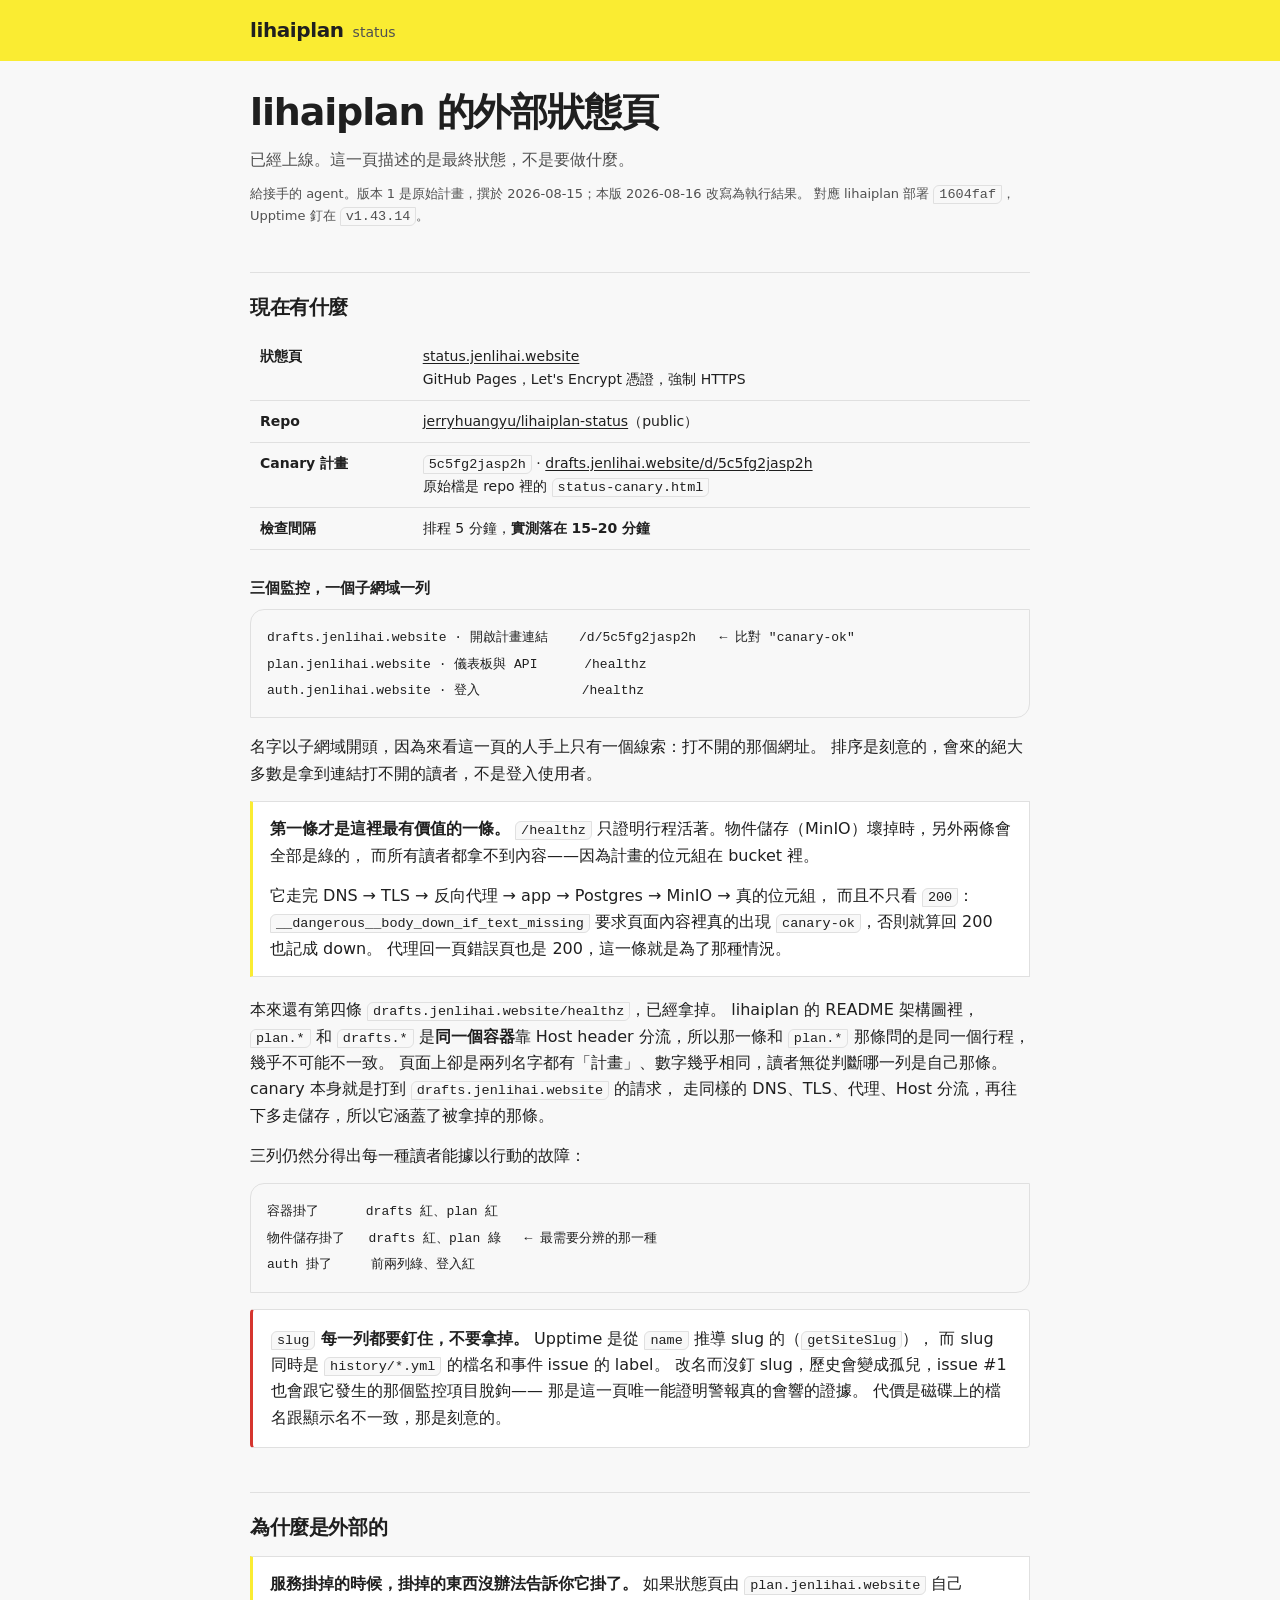
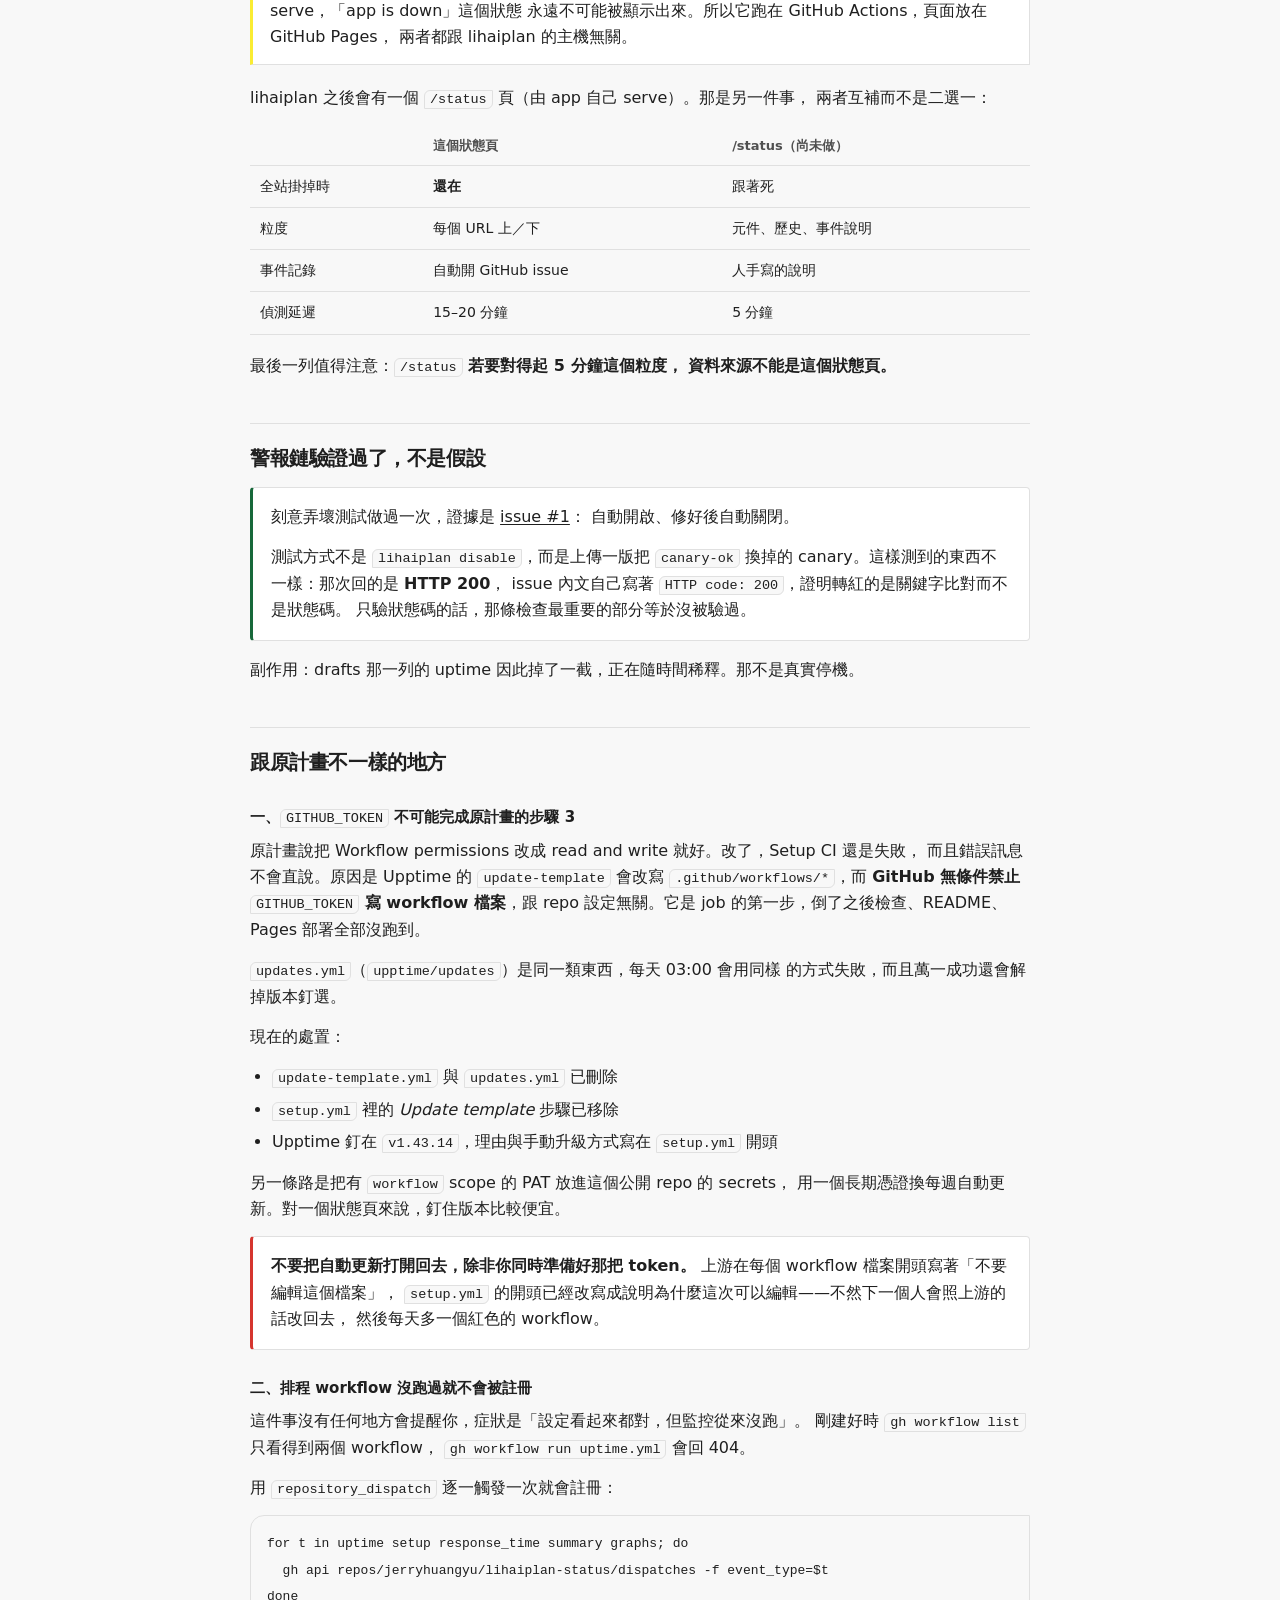
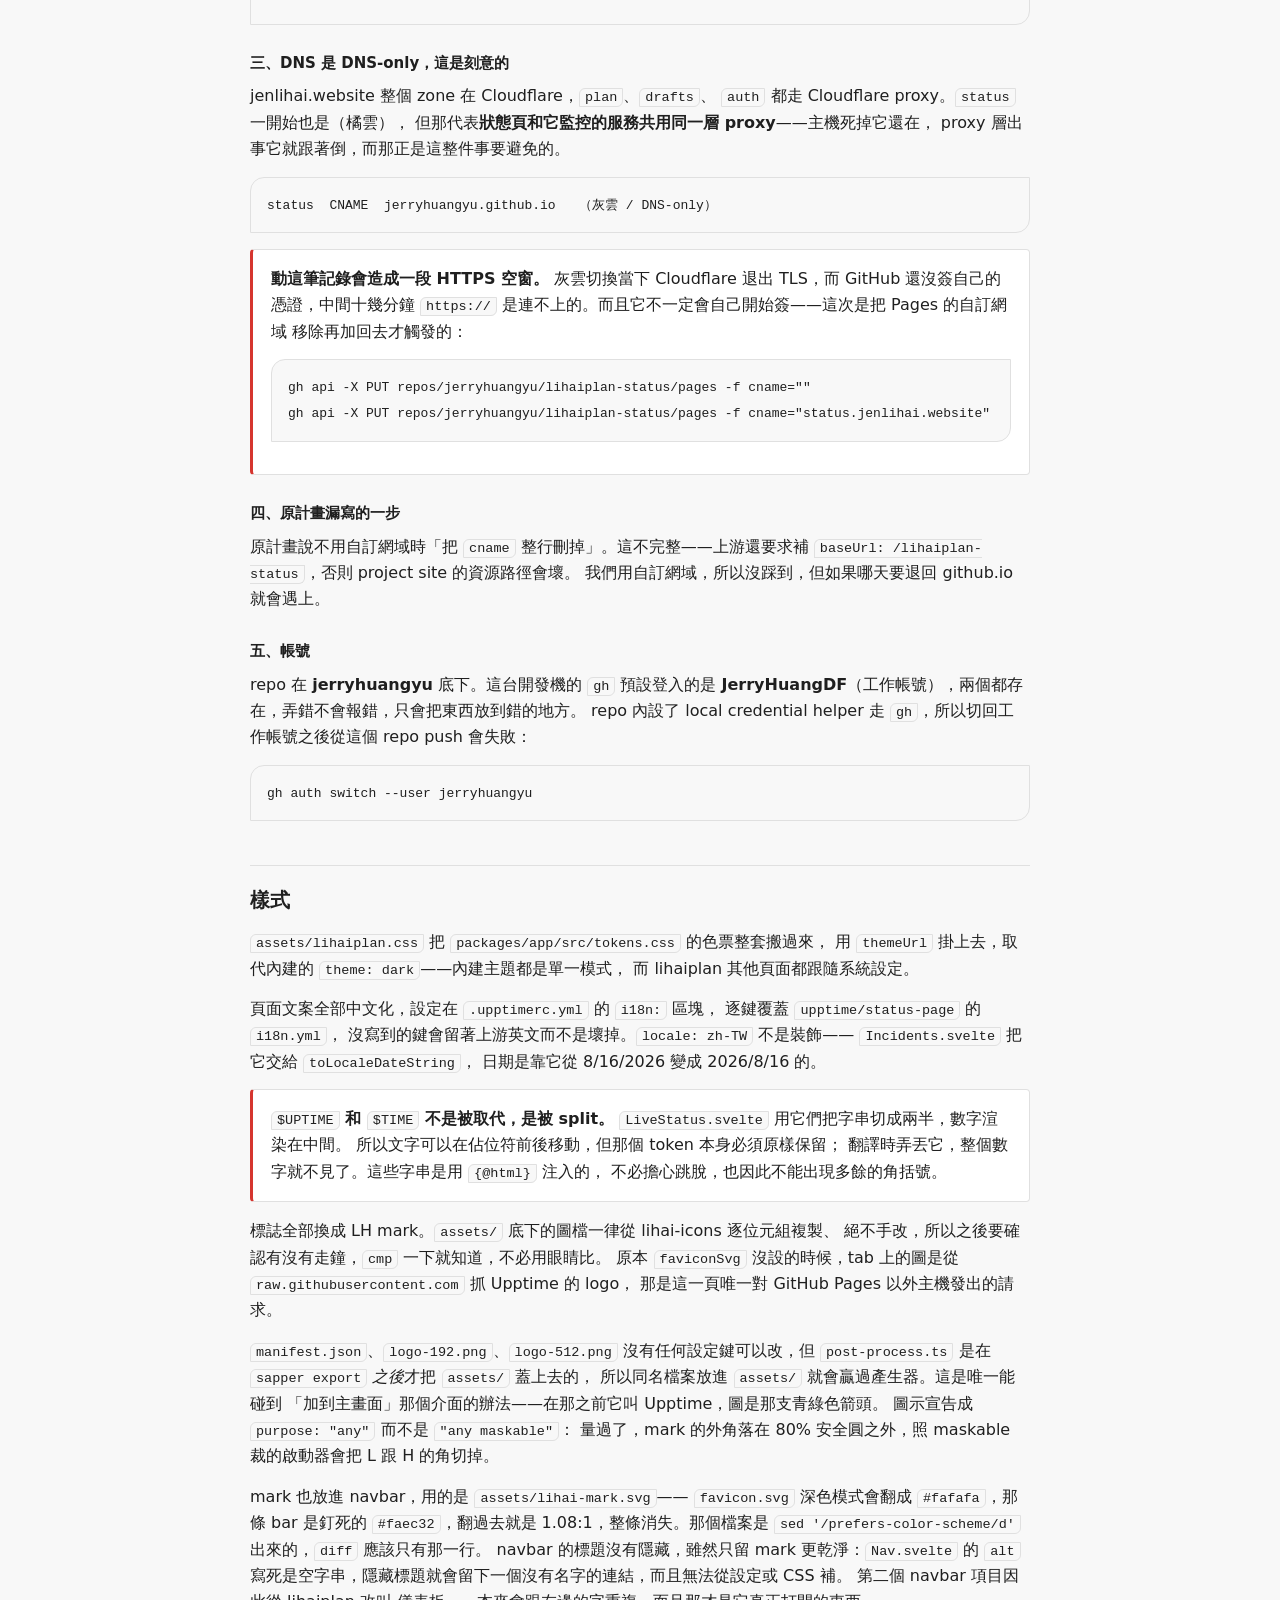
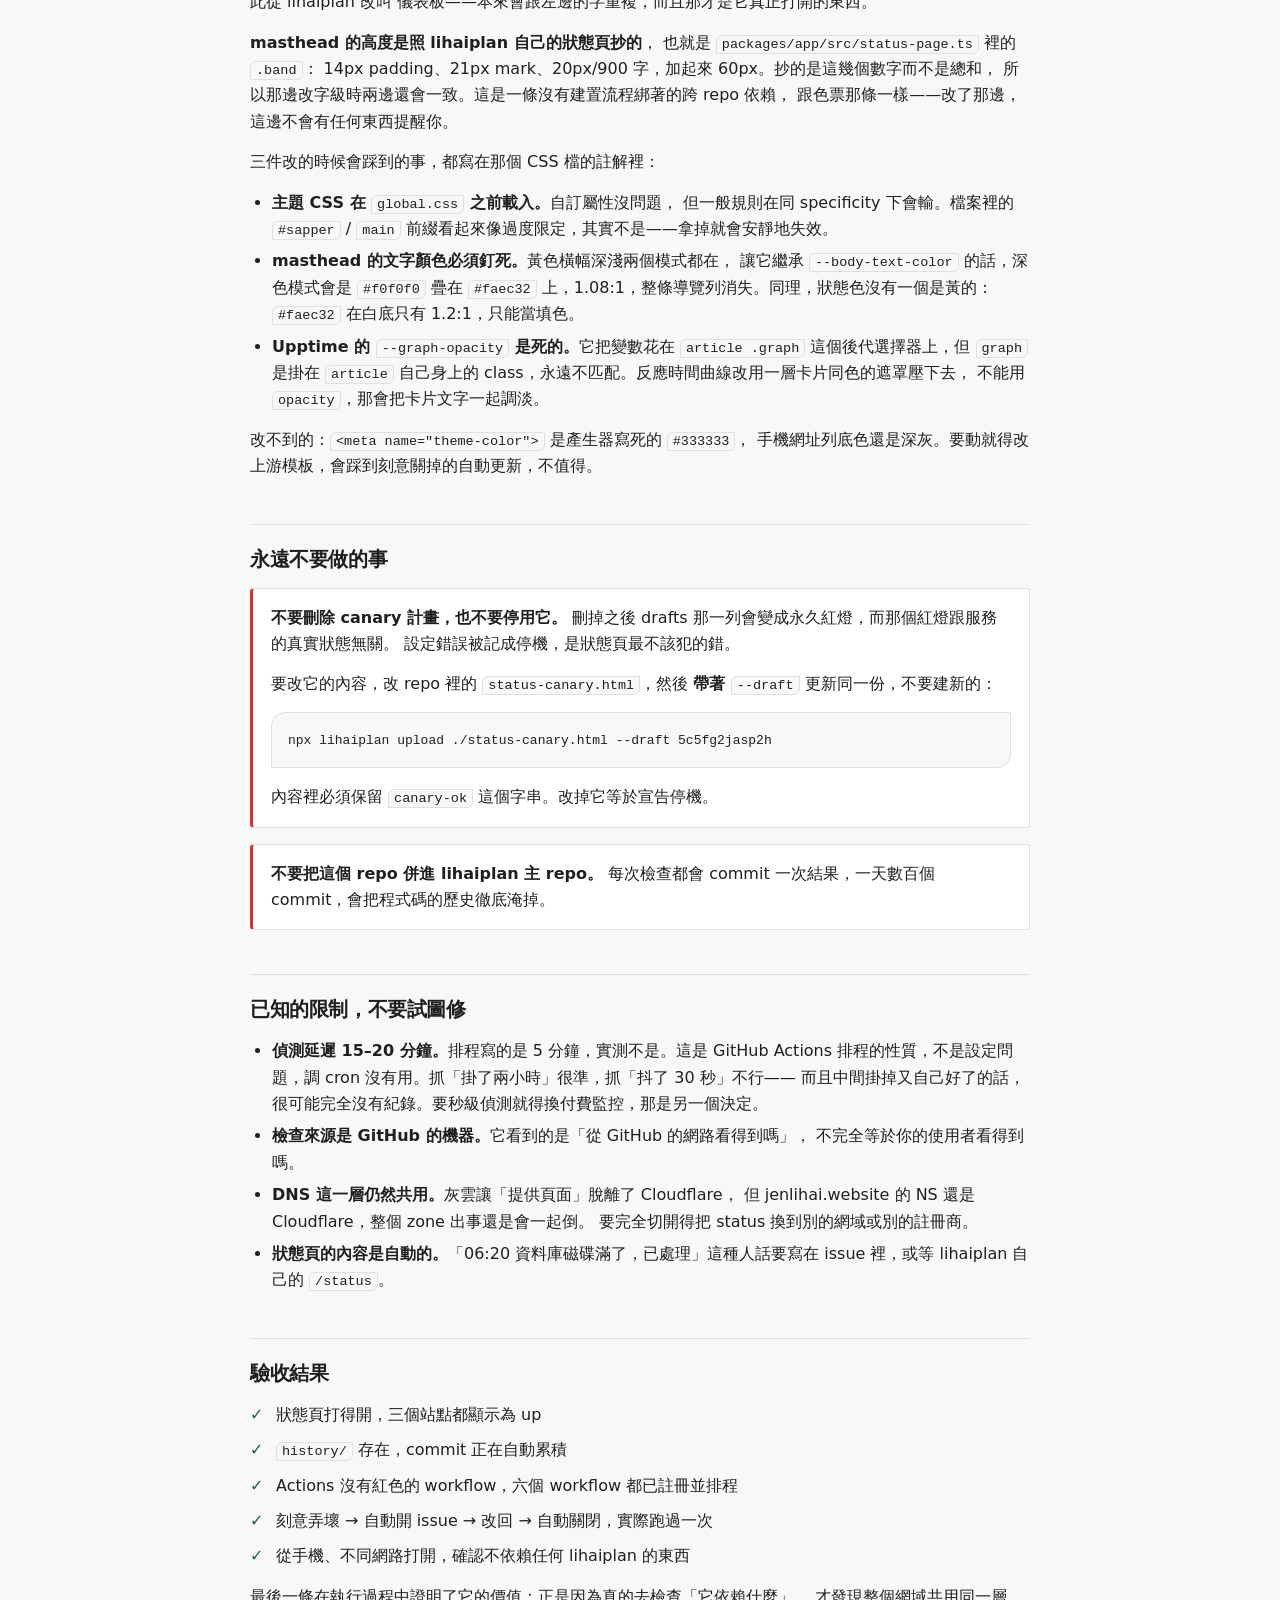
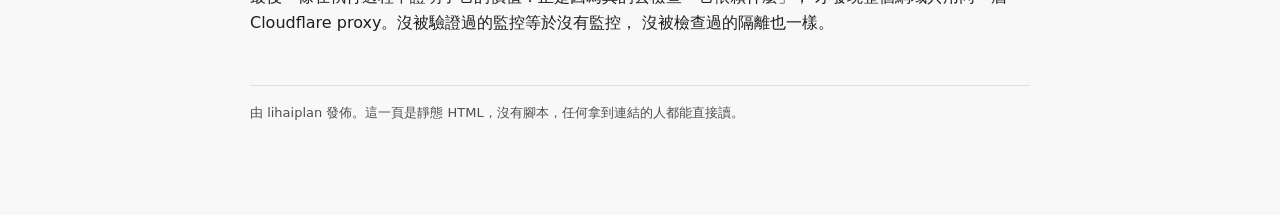
<file: plan.html>
<!doctype html>
<html lang="zh-Hant-TW">
<head>
<meta charset="utf-8">
<meta name="viewport" content="width=device-width, initial-scale=1">
<title>lihaiplan 的外部狀態頁</title>
<style>
  :root {
    color-scheme: light dark;
    --brand: #faec32;
    --ink: #1f1f1f;
    --bg: #f8f8f8;
    --card: #fff;
    --fg: #1f1f1f;
    --muted: #505050;
    --border: #e0e0e0;
    --ok: #17683a;
    --warn: #8a5a00;
    --danger: #d5352f;
    --font-sans: "Noto Sans", ui-sans-serif, system-ui, -apple-system, "Segoe UI",
      "PingFang TC", "Noto Sans TC", "Microsoft JhengHei", sans-serif;
    --font-mono: ui-monospace, SFMono-Regular, Menlo, Consolas, "Noto Sans TC", monospace;
    --mark: 14px 0 14px 0;
  }
  @media (prefers-color-scheme: dark) {
    :root {
      --bg: #131313; --card: #1c1c1c; --fg: #f0f0f0; --muted: #aeaeae; --border: #333;
      --ok: #6ed69b; --warn: #e0b055; --danger: #f2635c;
    }
  }
  * { box-sizing: border-box; }
  body {
    margin: 0; background: var(--bg); color: var(--fg);
    font: 16px/1.65 var(--font-sans);
  }
  ::selection { background: var(--brand); color: var(--ink); }
  .band { background: #faec32; }
  .band .inner {
    max-width: 820px; margin: 0 auto; padding: 14px 20px;
    display: flex; align-items: baseline; gap: 9px; flex-wrap: wrap;
  }
  .band .brand { font-weight: 900; letter-spacing: -0.02em; font-size: 20px; color: #1f1f1f; }
  .band .where { color: #505050; font-size: 14px; }
  main { max-width: 820px; margin: 0 auto; padding: 30px 20px 80px; }
  h1 {
    font-size: clamp(27px, 4.4vw, 38px); margin: 0 0 12px;
    font-weight: 900; letter-spacing: -0.03em; line-height: 1.15;
  }
  .lede { color: var(--muted); margin: 0 0 10px; }
  .meta { color: var(--muted); font-size: 13px; margin: 0 0 34px; }
  h2 {
    font-size: 20px; font-weight: 900; letter-spacing: -0.02em;
    margin: 44px 0 12px; padding-top: 18px; border-top: 1px solid var(--border);
  }
  h3 { font-size: 15px; font-weight: 700; margin: 26px 0 8px; }
  p { margin: 0 0 14px; }
  ul, ol { margin: 0 0 14px; padding-left: 22px; }
  li { margin-bottom: 6px; }
  code {
    font: 13.5px/1.5 var(--font-mono); background: var(--bg);
    border: 1px solid var(--border); border-radius: 6px 0 6px 0;
    padding: 1px 5px; overflow-wrap: anywhere;
  }
  pre {
    background: var(--bg); border: 1px solid var(--border); border-radius: var(--mark);
    padding: 14px 16px; overflow-x: auto; margin: 0 0 16px;
  }
  pre code { background: none; border: none; padding: 0; font-size: 13px; }
  .why {
    background: var(--card); border: 1px solid var(--border);
    border-left: 3px solid var(--brand); border-radius: 0 var(--mark) 0 var(--mark);
    padding: 14px 17px; margin: 0 0 20px;
  }
  .why p:last-child, .card p:last-child { margin-bottom: 0; }
  .card {
    background: var(--card); border: 1px solid var(--border);
    border-radius: 4px; padding: 16px 18px; margin: 0 0 16px;
  }
  .stop { border-left: 3px solid var(--danger); }
  .good { border-left: 3px solid var(--ok); }
  table { width: 100%; border-collapse: collapse; font-size: 14px; margin: 0 0 18px; }
  th, td {
    text-align: left; padding: 9px 10px; border-bottom: 1px solid var(--border);
    vertical-align: top;
  }
  th { font-size: 13px; font-weight: 700; color: var(--muted); }
  .check { list-style: none; padding-left: 0; }
  .check li { padding-left: 26px; position: relative; margin-bottom: 9px; }
  .check li::before {
    content: "\2713"; position: absolute; left: 0; top: 0; color: var(--ok); font-weight: 700;
  }
  .foot {
    color: var(--muted); font-size: 13px; margin-top: 48px;
    padding-top: 16px; border-top: 1px solid var(--border);
  }
  a { color: var(--fg); text-decoration: underline; text-underline-offset: 2px; }
  @media (prefers-color-scheme: dark) { a { color: var(--brand); } }
</style>
</head>
<body>

<header class="band"><div class="inner">
  <span class="brand">lihaiplan</span>
  <span class="where">status</span>
</div></header>

<main>

<h1>lihaiplan 的外部狀態頁</h1>
<p class="lede">
  已經上線。這一頁描述的是最終狀態，不是要做什麼。
</p>
<p class="meta">
  給接手的 agent。版本 1 是原始計畫，撰於 2026-08-15；本版 2026-08-16 改寫為執行結果。
  對應 lihaiplan 部署 <code>1604faf</code>，Upptime 釘在 <code>v1.43.14</code>。
</p>

<h2>現在有什麼</h2>

<table>
  <tbody>
    <tr>
      <td><strong>狀態頁</strong></td>
      <td><a href="https://status.jenlihai.website">status.jenlihai.website</a><br>
        GitHub Pages，Let's Encrypt 憑證，強制 HTTPS</td>
    </tr>
    <tr>
      <td><strong>Repo</strong></td>
      <td><a href="https://github.com/jerryhuangyu/lihaiplan-status">jerryhuangyu/lihaiplan-status</a>（public）</td>
    </tr>
    <tr>
      <td><strong>Canary 計畫</strong></td>
      <td><code>5c5fg2jasp2h</code> ·
        <a href="https://drafts.jenlihai.website/d/5c5fg2jasp2h">drafts.jenlihai.website/d/5c5fg2jasp2h</a><br>
        原始檔是 repo 裡的 <code>status-canary.html</code></td>
    </tr>
    <tr>
      <td><strong>檢查間隔</strong></td>
      <td>排程 5 分鐘，<strong>實測落在 15–20 分鐘</strong></td>
    </tr>
  </tbody>
</table>

<h3>三個監控，一個子網域一列</h3>

<pre><code>drafts.jenlihai.website · 開啟計畫連結    /d/5c5fg2jasp2h   ← 比對 "canary-ok"
plan.jenlihai.website · 儀表板與 API      /healthz
auth.jenlihai.website · 登入             /healthz</code></pre>

<p>
  名字以子網域開頭，因為來看這一頁的人手上只有一個線索：打不開的那個網址。
  排序是刻意的，會來的絕大多數是拿到連結打不開的讀者，不是登入使用者。
</p>

<div class="why">
  <p>
    <strong>第一條才是這裡最有價值的一條。</strong>
    <code>/healthz</code> 只證明行程活著。物件儲存（MinIO）壞掉時，另外兩條會全部是綠的，
    而所有讀者都拿不到內容——因為計畫的位元組在 bucket 裡。
  </p>
  <p>
    它走完 DNS → TLS → 反向代理 → app → Postgres → MinIO → 真的位元組，
    而且不只看 <code>200</code>：<code>__dangerous__body_down_if_text_missing</code>
    要求頁面內容裡真的出現 <code>canary-ok</code>，否則就算回 200 也記成 down。
    代理回一頁錯誤頁也是 200，這一條就是為了那種情況。
  </p>
</div>

<p>
  本來還有第四條 <code>drafts.jenlihai.website/healthz</code>，已經拿掉。
  lihaiplan 的 README 架構圖裡，<code>plan.*</code> 和 <code>drafts.*</code>
  是<strong>同一個容器</strong>靠 Host header 分流，所以那一條和
  <code>plan.*</code> 那條問的是同一個行程，幾乎不可能不一致。
  頁面上卻是兩列名字都有「計畫」、數字幾乎相同，讀者無從判斷哪一列是自己那條。
  canary 本身就是打到 <code>drafts.jenlihai.website</code> 的請求，
  走同樣的 DNS、TLS、代理、Host 分流，再往下多走儲存，所以它涵蓋了被拿掉的那條。
</p>

<p>三列仍然分得出每一種讀者能據以行動的故障：</p>

<pre><code>容器掛了      drafts 紅、plan 紅
物件儲存掛了   drafts 紅、plan 綠   ← 最需要分辨的那一種
auth 掛了     前兩列綠、登入紅</code></pre>

<div class="card stop">
  <p>
    <strong><code>slug</code> 每一列都要釘住，不要拿掉。</strong>
    Upptime 是從 <code>name</code> 推導 slug 的（<code>getSiteSlug</code>），
    而 slug 同時是 <code>history/*.yml</code> 的檔名和事件 issue 的 label。
    改名而沒釘 slug，歷史會變成孤兒，issue #1 也會跟它發生的那個監控項目脫鉤——
    那是這一頁唯一能證明警報真的會響的證據。
    代價是磁碟上的檔名跟顯示名不一致，那是刻意的。
  </p>
</div>

<h2>為什麼是外部的</h2>

<div class="why">
  <p>
    <strong>服務掛掉的時候，掛掉的東西沒辦法告訴你它掛了。</strong>
    如果狀態頁由 <code>plan.jenlihai.website</code> 自己 serve，「app is down」這個狀態
    永遠不可能被顯示出來。所以它跑在 GitHub Actions，頁面放在 GitHub Pages，
    兩者都跟 lihaiplan 的主機無關。
  </p>
</div>

<p>
  lihaiplan 之後會有一個 <code>/status</code> 頁（由 app 自己 serve）。那是另一件事，
  兩者互補而不是二選一：
</p>

<table>
  <thead>
    <tr><th></th><th>這個狀態頁</th><th>/status（尚未做）</th></tr>
  </thead>
  <tbody>
    <tr><td>全站掛掉時</td><td><strong>還在</strong></td><td>跟著死</td></tr>
    <tr><td>粒度</td><td>每個 URL 上／下</td><td>元件、歷史、事件說明</td></tr>
    <tr><td>事件記錄</td><td>自動開 GitHub issue</td><td>人手寫的說明</td></tr>
    <tr><td>偵測延遲</td><td>15–20 分鐘</td><td>5 分鐘</td></tr>
  </tbody>
</table>

<p>
  最後一列值得注意：<strong><code>/status</code> 若要對得起 5 分鐘這個粒度，
  資料來源不能是這個狀態頁。</strong>
</p>

<h2>警報鏈驗證過了，不是假設</h2>

<div class="card good">
  <p>
    刻意弄壞測試做過一次，證據是
    <a href="https://github.com/jerryhuangyu/lihaiplan-status/issues/1">issue #1</a>：
    自動開啟、修好後自動關閉。
  </p>
  <p>
    測試方式不是 <code>lihaiplan disable</code>，而是上傳一版把 <code>canary-ok</code>
    換掉的 canary。這樣測到的東西不一樣：那次回的是 <strong>HTTP 200</strong>，
    issue 內文自己寫著 <code>HTTP code: 200</code>，證明轉紅的是關鍵字比對而不是狀態碼。
    只驗狀態碼的話，那條檢查最重要的部分等於沒被驗過。
  </p>
</div>

<p>
  副作用：drafts 那一列的 uptime 因此掉了一截，正在隨時間稀釋。那不是真實停機。
</p>

<h2>跟原計畫不一樣的地方</h2>

<h3>一、<code>GITHUB_TOKEN</code> 不可能完成原計畫的步驟 3</h3>

<p>
  原計畫說把 Workflow permissions 改成 read and write 就好。改了，Setup CI 還是失敗，
  而且錯誤訊息不會直說。原因是 Upptime 的 <code>update-template</code> 會改寫
  <code>.github/workflows/*</code>，而 <strong>GitHub 無條件禁止 <code>GITHUB_TOKEN</code>
  寫 workflow 檔案</strong>，跟 repo 設定無關。它是 job 的第一步，倒了之後檢查、README、
  Pages 部署全部沒跑到。
</p>

<p>
  <code>updates.yml</code>（<code>upptime/updates</code>）是同一類東西，每天 03:00 會用同樣
  的方式失敗，而且萬一成功還會解掉版本釘選。
</p>

<p>現在的處置：</p>

<ul>
  <li><code>update-template.yml</code> 與 <code>updates.yml</code> 已刪除</li>
  <li><code>setup.yml</code> 裡的 <em>Update template</em> 步驟已移除</li>
  <li>Upptime 釘在 <code>v1.43.14</code>，理由與手動升級方式寫在 <code>setup.yml</code> 開頭</li>
</ul>

<p>
  另一條路是把有 <code>workflow</code> scope 的 PAT 放進這個公開 repo 的 secrets，
  用一個長期憑證換每週自動更新。對一個狀態頁來說，釘住版本比較便宜。
</p>

<div class="card stop">
  <p>
    <strong>不要把自動更新打開回去，除非你同時準備好那把 token。</strong>
    上游在每個 workflow 檔案開頭寫著「不要編輯這個檔案」，
    <code>setup.yml</code> 的開頭已經改寫成說明為什麼這次可以編輯——不然下一個人會照上游的話改回去，
    然後每天多一個紅色的 workflow。
  </p>
</div>

<h3>二、排程 workflow 沒跑過就不會被註冊</h3>

<p>
  這件事沒有任何地方會提醒你，症狀是「設定看起來都對，但監控從來沒跑」。
  剛建好時 <code>gh workflow list</code> 只看得到兩個 workflow，
  <code>gh workflow run uptime.yml</code> 會回 404。
</p>

<p>用 <code>repository_dispatch</code> 逐一觸發一次就會註冊：</p>

<pre><code>for t in uptime setup response_time summary graphs; do
  gh api repos/jerryhuangyu/lihaiplan-status/dispatches -f event_type=$t
done</code></pre>

<h3>三、DNS 是 DNS-only，這是刻意的</h3>

<p>
  jenlihai.website 整個 zone 在 Cloudflare，<code>plan</code>、<code>drafts</code>、
  <code>auth</code> 都走 Cloudflare proxy。<code>status</code> 一開始也是（橘雲），
  但那代表<strong>狀態頁和它監控的服務共用同一層 proxy</strong>——主機死掉它還在，
  proxy 層出事它就跟著倒，而那正是這整件事要避免的。
</p>

<pre><code>status  CNAME  jerryhuangyu.github.io   （灰雲 / DNS-only）</code></pre>

<div class="card stop">
  <p>
    <strong>動這筆記錄會造成一段 HTTPS 空窗。</strong>
    灰雲切換當下 Cloudflare 退出 TLS，而 GitHub 還沒簽自己的憑證，中間十幾分鐘
    <code>https://</code> 是連不上的。而且它不一定會自己開始簽——這次是把 Pages 的自訂網域
    移除再加回去才觸發的：
  </p>
  <pre><code>gh api -X PUT repos/jerryhuangyu/lihaiplan-status/pages -f cname=""
gh api -X PUT repos/jerryhuangyu/lihaiplan-status/pages -f cname="status.jenlihai.website"</code></pre>
</div>

<h3>四、原計畫漏寫的一步</h3>

<p>
  原計畫說不用自訂網域時「把 <code>cname</code> 整行刪掉」。這不完整——上游還要求補
  <code>baseUrl: /lihaiplan-status</code>，否則 project site 的資源路徑會壞。
  我們用自訂網域，所以沒踩到，但如果哪天要退回 github.io 就會遇上。
</p>

<h3>五、帳號</h3>

<p>
  repo 在 <strong>jerryhuangyu</strong> 底下。這台開發機的 <code>gh</code> 預設登入的是
  <strong>JerryHuangDF</strong>（工作帳號），兩個都存在，弄錯不會報錯，只會把東西放到錯的地方。
  repo 內設了 local credential helper 走 <code>gh</code>，所以切回工作帳號之後從這個 repo
  push 會失敗：
</p>

<pre><code>gh auth switch --user jerryhuangyu</code></pre>

<h2>樣式</h2>

<p>
  <code>assets/lihaiplan.css</code> 把 <code>packages/app/src/tokens.css</code> 的色票整套搬過來，
  用 <code>themeUrl</code> 掛上去，取代內建的 <code>theme: dark</code>——內建主題都是單一模式，
  而 lihaiplan 其他頁面都跟隨系統設定。
</p>

<p>
  頁面文案全部中文化，設定在 <code>.upptimerc.yml</code> 的 <code>i18n:</code> 區塊，
  逐鍵覆蓋 <code>upptime/status-page</code> 的 <code>i18n.yml</code>，
  沒寫到的鍵會留著上游英文而不是壞掉。<code>locale: zh-TW</code> 不是裝飾——
  <code>Incidents.svelte</code> 把它交給 <code>toLocaleDateString</code>，
  日期是靠它從 8/16/2026 變成 2026/8/16 的。
</p>

<div class="card stop">
  <p>
    <strong><code>$UPTIME</code> 和 <code>$TIME</code> 不是被取代，是被 split。</strong>
    <code>LiveStatus.svelte</code> 用它們把字串切成兩半，數字渲染在中間。
    所以文字可以在佔位符前後移動，但那個 token 本身必須原樣保留；
    翻譯時弄丟它，整個數字就不見了。這些字串是用 <code>{@html}</code> 注入的，
    不必擔心跳脫，也因此不能出現多餘的角括號。
  </p>
</div>

<p>
  標誌全部換成 LH mark。<code>assets/</code> 底下的圖檔一律從 lihai-icons 逐位元組複製、
  絕不手改，所以之後要確認有沒有走鐘，<code>cmp</code> 一下就知道，不必用眼睛比。
  原本 <code>faviconSvg</code> 沒設的時候，tab 上的圖是從
  <code>raw.githubusercontent.com</code> 抓 Upptime 的 logo，
  那是這一頁唯一對 GitHub Pages 以外主機發出的請求。
</p>

<p>
  <code>manifest.json</code>、<code>logo-192.png</code>、<code>logo-512.png</code>
  沒有任何設定鍵可以改，但 <code>post-process.ts</code> 是在
  <code>sapper export</code> <em>之後</em>才把 <code>assets/</code> 蓋上去的，
  所以同名檔案放進 <code>assets/</code> 就會贏過產生器。這是唯一能碰到
  「加到主畫面」那個介面的辦法——在那之前它叫 Upptime，圖是那支青綠色箭頭。
  圖示宣告成 <code>purpose: "any"</code> 而不是 <code>"any maskable"</code>：
  量過了，mark 的外角落在 80% 安全圓之外，照 maskable 裁的啟動器會把 L 跟 H 的角切掉。
</p>

<p>
  mark 也放進 navbar，用的是 <code>assets/lihai-mark.svg</code>——
  <code>favicon.svg</code> 深色模式會翻成 <code>#fafafa</code>，那條 bar 是釘死的
  <code>#faec32</code>，翻過去就是 1.08:1，整條消失。那個檔案是
  <code>sed '/prefers-color-scheme/d'</code> 出來的，<code>diff</code> 應該只有那一行。
  navbar 的標題沒有隱藏，雖然只留 mark 更乾淨：<code>Nav.svelte</code> 的
  <code>alt</code> 寫死是空字串，隱藏標題就會留下一個沒有名字的連結，而且無法從設定或 CSS 補。
  第二個 navbar 項目因此從 lihaiplan 改叫 儀表板——本來會跟左邊的字重複，而且那才是它真正打開的東西。
</p>

<p>
  <strong>masthead 的高度是照 lihaiplan 自己的狀態頁抄的</strong>，
  也就是 <code>packages/app/src/status-page.ts</code> 裡的 <code>.band</code>：
  14px padding、21px mark、20px/900 字，加起來 60px。抄的是這幾個數字而不是總和，
  所以那邊改字級時兩邊還會一致。這是一條沒有建置流程綁著的跨 repo 依賴，
  跟色票那條一樣——改了那邊，這邊不會有任何東西提醒你。
</p>

<p>三件改的時候會踩到的事，都寫在那個 CSS 檔的註解裡：</p>

<ul>
  <li>
    <strong>主題 CSS 在 <code>global.css</code> 之前載入。</strong>自訂屬性沒問題，
    但一般規則在同 specificity 下會輸。檔案裡的 <code>#sapper</code> / <code>main</code>
    前綴看起來像過度限定，其實不是——拿掉就會安靜地失效。
  </li>
  <li>
    <strong>masthead 的文字顏色必須釘死。</strong>黃色橫幅深淺兩個模式都在，
    讓它繼承 <code>--body-text-color</code> 的話，深色模式會是 <code>#f0f0f0</code> 疊在
    <code>#faec32</code> 上，1.08:1，整條導覽列消失。同理，狀態色沒有一個是黃的：
    <code>#faec32</code> 在白底只有 1.2:1，只能當填色。
  </li>
  <li>
    <strong>Upptime 的 <code>--graph-opacity</code> 是死的。</strong>它把變數花在
    <code>article .graph</code> 這個後代選擇器上，但 <code>graph</code> 是掛在
    <code>article</code> 自己身上的 class，永遠不匹配。反應時間曲線改用一層卡片同色的遮罩壓下去，
    不能用 <code>opacity</code>，那會把卡片文字一起調淡。
  </li>
</ul>

<p>
  改不到的：<code>&lt;meta name="theme-color"&gt;</code> 是產生器寫死的 <code>#333333</code>，
  手機網址列底色還是深灰。要動就得改上游模板，會踩到刻意關掉的自動更新，不值得。
</p>

<h2>永遠不要做的事</h2>

<div class="card stop">
  <p>
    <strong>不要刪除 canary 計畫，也不要停用它。</strong>
    刪掉之後 drafts 那一列會變成永久紅燈，而那個紅燈跟服務的真實狀態無關。
    設定錯誤被記成停機，是狀態頁最不該犯的錯。
  </p>
  <p>
    要改它的內容，改 repo 裡的 <code>status-canary.html</code>，然後
    <strong>帶著 <code>--draft</code></strong> 更新同一份，不要建新的：
  </p>
  <pre><code>npx lihaiplan upload ./status-canary.html --draft 5c5fg2jasp2h</code></pre>
  <p>
    內容裡必須保留 <code>canary-ok</code> 這個字串。改掉它等於宣告停機。
  </p>
</div>

<div class="card stop">
  <p>
    <strong>不要把這個 repo 併進 lihaiplan 主 repo。</strong>
    每次檢查都會 commit 一次結果，一天數百個 commit，會把程式碼的歷史徹底淹掉。
  </p>
</div>

<h2>已知的限制，不要試圖修</h2>

<ul>
  <li>
    <strong>偵測延遲 15–20 分鐘。</strong>排程寫的是 5 分鐘，實測不是。這是 GitHub Actions
    排程的性質，不是設定問題，調 cron 沒有用。抓「掛了兩小時」很準，抓「抖了 30 秒」不行——
    而且中間掛掉又自己好了的話，很可能完全沒有紀錄。要秒級偵測就得換付費監控，那是另一個決定。
  </li>
  <li>
    <strong>檢查來源是 GitHub 的機器。</strong>它看到的是「從 GitHub 的網路看得到嗎」，
    不完全等於你的使用者看得到嗎。
  </li>
  <li>
    <strong>DNS 這一層仍然共用。</strong>灰雲讓「提供頁面」脫離了 Cloudflare，
    但 jenlihai.website 的 NS 還是 Cloudflare，整個 zone 出事還是會一起倒。
    要完全切開得把 status 換到別的網域或別的註冊商。
  </li>
  <li>
    <strong>狀態頁的內容是自動的。</strong>「06:20 資料庫磁碟滿了，已處理」這種人話要寫在
    issue 裡，或等 lihaiplan 自己的 <code>/status</code>。
  </li>
</ul>

<h2>驗收結果</h2>

<ul class="check">
  <li>狀態頁打得開，三個站點都顯示為 up</li>
  <li><code>history/</code> 存在，commit 正在自動累積</li>
  <li>Actions 沒有紅色的 workflow，六個 workflow 都已註冊並排程</li>
  <li>刻意弄壞 → 自動開 issue → 改回 → 自動關閉，實際跑過一次</li>
  <li>從手機、不同網路打開，確認不依賴任何 lihaiplan 的東西</li>
</ul>

<p>
  最後一條在執行過程中證明了它的價值：正是因為真的去檢查「它依賴什麼」，
  才發現整個網域共用同一層 Cloudflare proxy。沒被驗證過的監控等於沒有監控，
  沒被檢查過的隔離也一樣。
</p>

<p class="foot">
  由 lihaiplan 發佈。這一頁是靜態 HTML，沒有腳本，任何拿到連結的人都能直接讀。
</p>

</main>
</body>
</html>
</file>
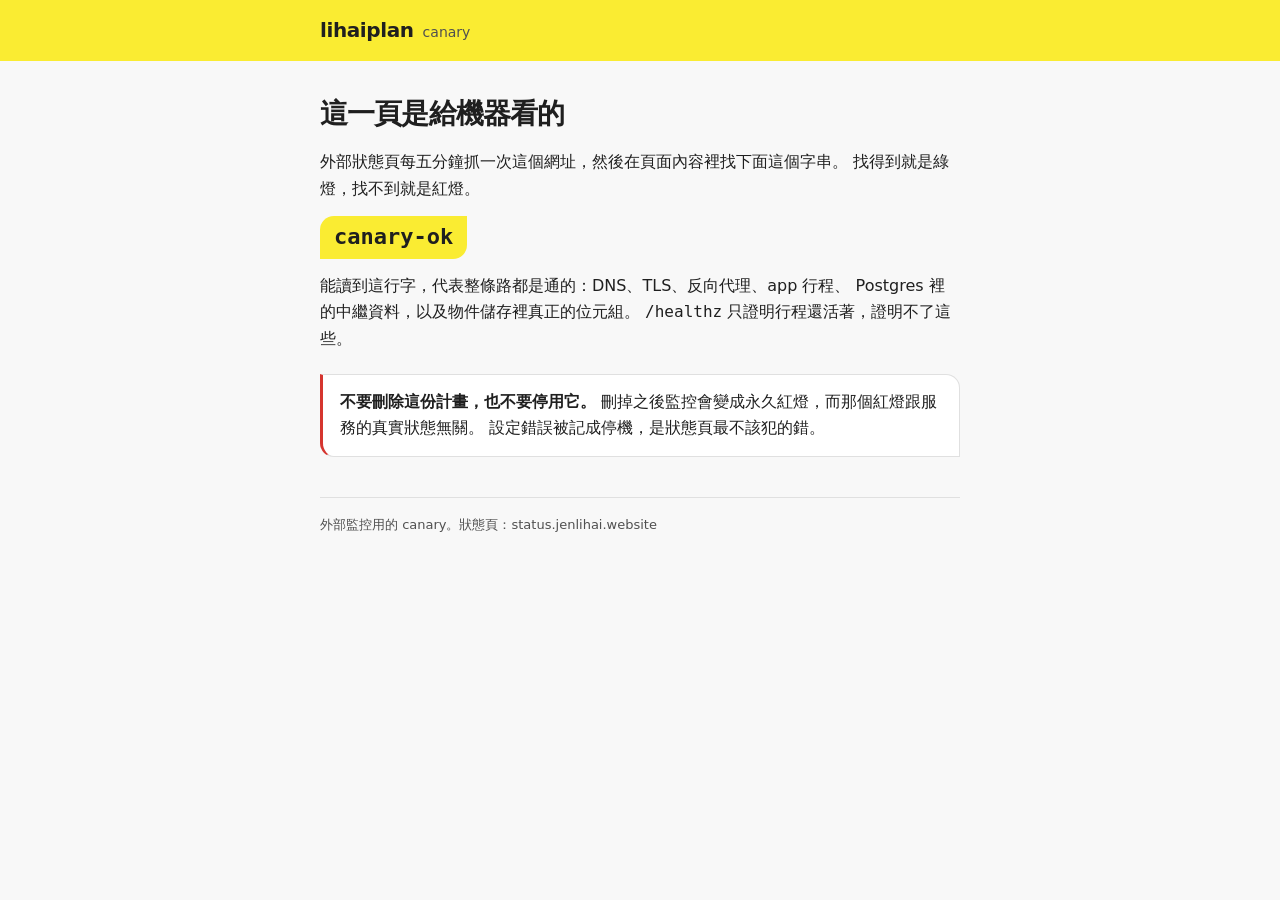
<file: status-canary.html>
<!doctype html>
<html lang="zh-Hant-TW">
<head>
<meta charset="utf-8">
<meta name="viewport" content="width=device-width, initial-scale=1">
<title>lihaiplan 外部監控 canary</title>
<style>
  :root {
    color-scheme: light dark;
    --brand: #faec32;
    --bg: #f8f8f8;
    --card: #fff;
    --fg: #1f1f1f;
    --muted: #505050;
    --border: #e0e0e0;
  }
  @media (prefers-color-scheme: dark) {
    :root { --bg: #131313; --card: #1c1c1c; --fg: #f0f0f0; --muted: #aeaeae; --border: #333; }
  }
  * { box-sizing: border-box; }
  body {
    margin: 0; background: var(--bg); color: var(--fg);
    font: 16px/1.65 "Noto Sans", ui-sans-serif, system-ui, -apple-system, "PingFang TC",
      "Noto Sans TC", "Microsoft JhengHei", sans-serif;
  }
  .band { background: #faec32; }
  .band .inner {
    max-width: 680px; margin: 0 auto; padding: 14px 20px;
    display: flex; align-items: baseline; gap: 9px; flex-wrap: wrap;
  }
  .band .brand { font-weight: 900; letter-spacing: -0.02em; font-size: 20px; color: #1f1f1f; }
  .band .where { color: #505050; font-size: 14px; }
  main { max-width: 680px; margin: 0 auto; padding: 30px 20px 80px; }
  h1 { font-size: 28px; margin: 0 0 12px; font-weight: 900; letter-spacing: -0.03em; }
  p { margin: 0 0 14px; }
  .token {
    display: inline-block; font: 700 22px/1.4 ui-monospace, SFMono-Regular, Menlo, Consolas, monospace;
    background: var(--brand); color: #1f1f1f; padding: 6px 14px; border-radius: 14px 0 14px 0;
  }
  .card {
    background: var(--card); border: 1px solid var(--border);
    border-left: 3px solid #d5352f; border-radius: 0 14px 0 14px;
    padding: 14px 17px; margin: 22px 0;
  }
  .card p:last-child { margin-bottom: 0; }
  .foot { color: var(--muted); font-size: 13px; margin-top: 40px; padding-top: 16px; border-top: 1px solid var(--border); }
</style>
</head>
<body>

<header class="band"><div class="inner">
  <span class="brand">lihaiplan</span>
  <span class="where">canary</span>
</div></header>

<main>

<h1>這一頁是給機器看的</h1>

<p>
  外部狀態頁每五分鐘抓一次這個網址，然後在頁面內容裡找下面這個字串。
  找得到就是綠燈，找不到就是紅燈。
</p>

<p><span class="token">canary-ok</span></p>

<p>
  能讀到這行字，代表整條路都是通的：DNS、TLS、反向代理、app 行程、
  Postgres 裡的中繼資料，以及物件儲存裡真正的位元組。
  <code>/healthz</code> 只證明行程還活著，證明不了這些。
</p>

<div class="card">
  <p>
    <strong>不要刪除這份計畫，也不要停用它。</strong>
    刪掉之後監控會變成永久紅燈，而那個紅燈跟服務的真實狀態無關。
    設定錯誤被記成停機，是狀態頁最不該犯的錯。
  </p>
</div>

<p class="foot">
  外部監控用的 canary。狀態頁：status.jenlihai.website
</p>

</main>
</body>
</html>
</file>
